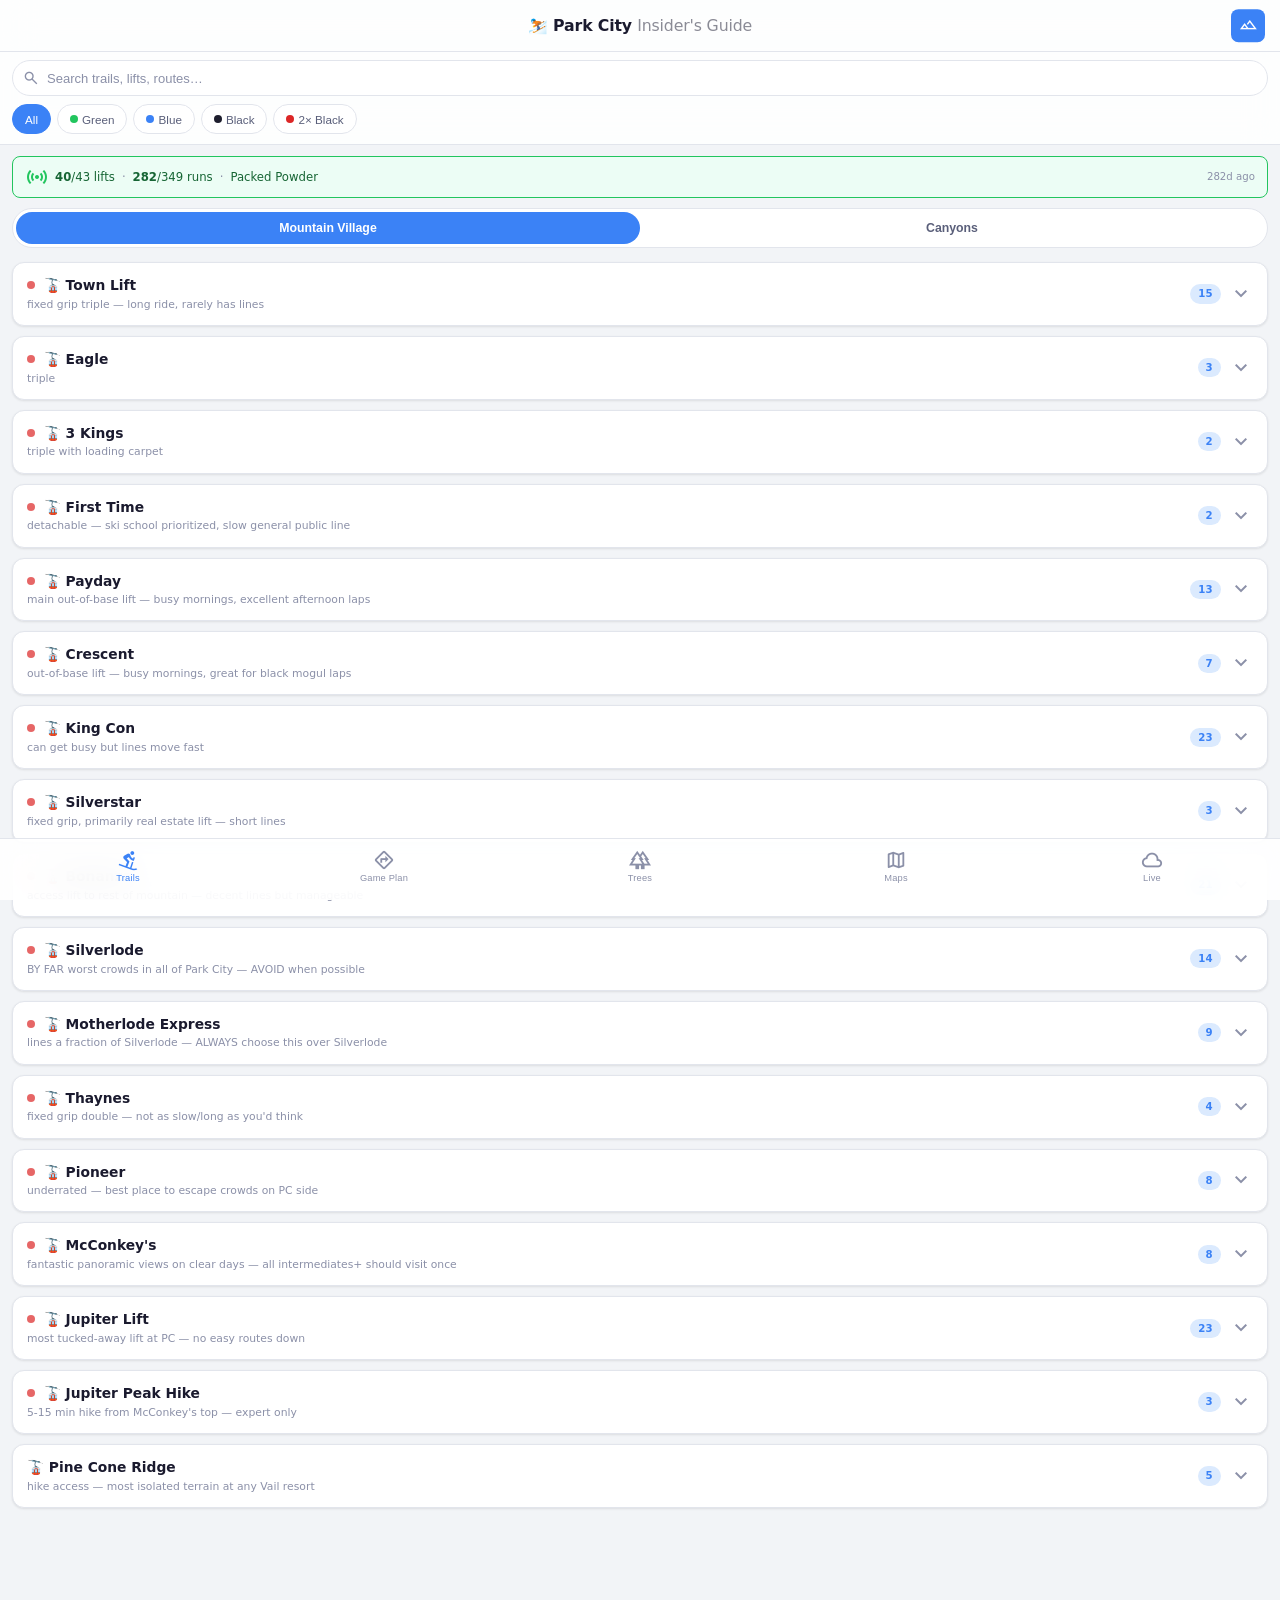
<file: docs/index.html>
<!DOCTYPE html>
<html lang="en">
<head>
  <meta charset="UTF-8">
  <meta name="viewport" content="width=device-width, initial-scale=1.0, viewport-fit=cover">
  <meta name="apple-mobile-web-app-capable" content="yes">
  <meta name="apple-mobile-web-app-status-bar-style" content="default">
  <meta name="theme-color" content="#f2f4f7" media="(prefers-color-scheme: light)">
  <meta name="theme-color" content="#0f1117" media="(prefers-color-scheme: dark)">
  <title>Park City Ski Guide</title>
  <link rel="stylesheet" href="style.css">
  <link rel="stylesheet" href="https://fonts.googleapis.com/css2?family=Material+Symbols+Outlined:opsz,wght,FILL,GRAD@20..48,100..700,0..1,-50..200&display=swap">
</head>
<body>

  <!-- Header -->
  <header class="header">
    <h1>⛷️ Park City <span>Insider's Guide</span></h1>
    <a href="trail-map.pdf" target="_blank" class="map-btn" aria-label="Open Trail Map">
      <span class="material-symbols-outlined">landscape</span>
    </a>
  </header>

  <!-- Toolbar: search + filters -->
  <div class="toolbar" id="toolbar">
    <div class="search-wrap">
      <span class="material-symbols-outlined icon-search">search</span>
      <input type="text" class="search-input" id="searchInput" placeholder="Search trails, lifts, routes…">
      <button class="search-clear" id="searchClear" aria-label="Clear search">✕</button>
    </div>
    <div class="filter-row" id="filterRow">
      <button class="filter-pill active" data-filter="all">All</button>
      <button class="filter-pill" data-filter="green"><span class="dot" style="background:#22c55e"></span> Green</button>
      <button class="filter-pill" data-filter="blue"><span class="dot" style="background:#3b82f6"></span> Blue</button>
      <button class="filter-pill" data-filter="black"><span class="dot" style="background:#1e1e2e"></span> Black</button>
      <button class="filter-pill" data-filter="double-black"><span class="dot" style="background:#dc2626"></span> 2× Black</button>
    </div>
  </div>

  <!-- Content -->
  <main class="content has-filters" id="mainContent">

    <!-- Tab: Trails -->
    <div class="tab-content active" id="tab-trails">
      <div class="side-toggle">
        <button class="side-btn active" data-side="mv">Mountain Village</button>
        <button class="side-btn" data-side="canyons">Canyons</button>
      </div>
      <div class="side-content active" id="trails-mv"></div>
      <div class="side-content" id="trails-canyons"></div>
      <div class="no-results" id="trails-empty">
        <span class="material-symbols-outlined">search_off</span>
        <p>No trails match your search</p>
      </div>
    </div>

    <!-- Tab: Routes -->
    <div class="tab-content" id="tab-routes">
      <div class="side-toggle">
        <button class="side-btn active" data-side="mv">Mountain Village</button>
        <button class="side-btn" data-side="canyons">Canyons</button>
      </div>
      <div class="side-content active" id="routes-mv"></div>
      <div class="side-content" id="routes-canyons"></div>
      <div class="no-results" id="routes-empty">
        <span class="material-symbols-outlined">search_off</span>
        <p>No routes match your search</p>
      </div>
    </div>

    <!-- Tab: Trees -->
    <div class="tab-content" id="tab-trees">
      <div id="trees-content"></div>
      <div class="no-results" id="trees-empty">
        <span class="material-symbols-outlined">search_off</span>
        <p>No tree runs match your search</p>
      </div>
    </div>

    <!-- Tab: Maps -->
    <div class="tab-content" id="tab-maps">
      <div id="maps-content"></div>
    </div>

    <!-- Tab: Conditions -->
    <div class="tab-content" id="tab-conditions">
      <div id="conditions-content">
        <div class="conditions-loading">
          <span class="material-symbols-outlined spin">progress_activity</span>
          <p>Loading conditions…</p>
        </div>
      </div>
    </div>

  </main>

  <!-- Tab Bar -->
  <nav class="tab-bar">
    <button class="tab-btn active" data-tab="trails">
      <span class="material-symbols-outlined">downhill_skiing</span>
      <span class="tab-label">Trails</span>
    </button>
    <button class="tab-btn" data-tab="routes">
      <span class="material-symbols-outlined">directions</span>
      <span class="tab-label">Game Plan</span>
    </button>
    <button class="tab-btn" data-tab="trees">
      <span class="material-symbols-outlined">forest</span>
      <span class="tab-label">Trees</span>
    </button>
    <button class="tab-btn" data-tab="maps">
      <span class="material-symbols-outlined">map</span>
      <span class="tab-label">Maps</span>
    </button>
    <button class="tab-btn" data-tab="conditions">
      <span class="material-symbols-outlined">cloud</span>
      <span class="tab-label">Live</span>
    </button>
  </nav>

  <script src="data.js"></script>
  <script src="app.js"></script>
</body>
</html>
</file>
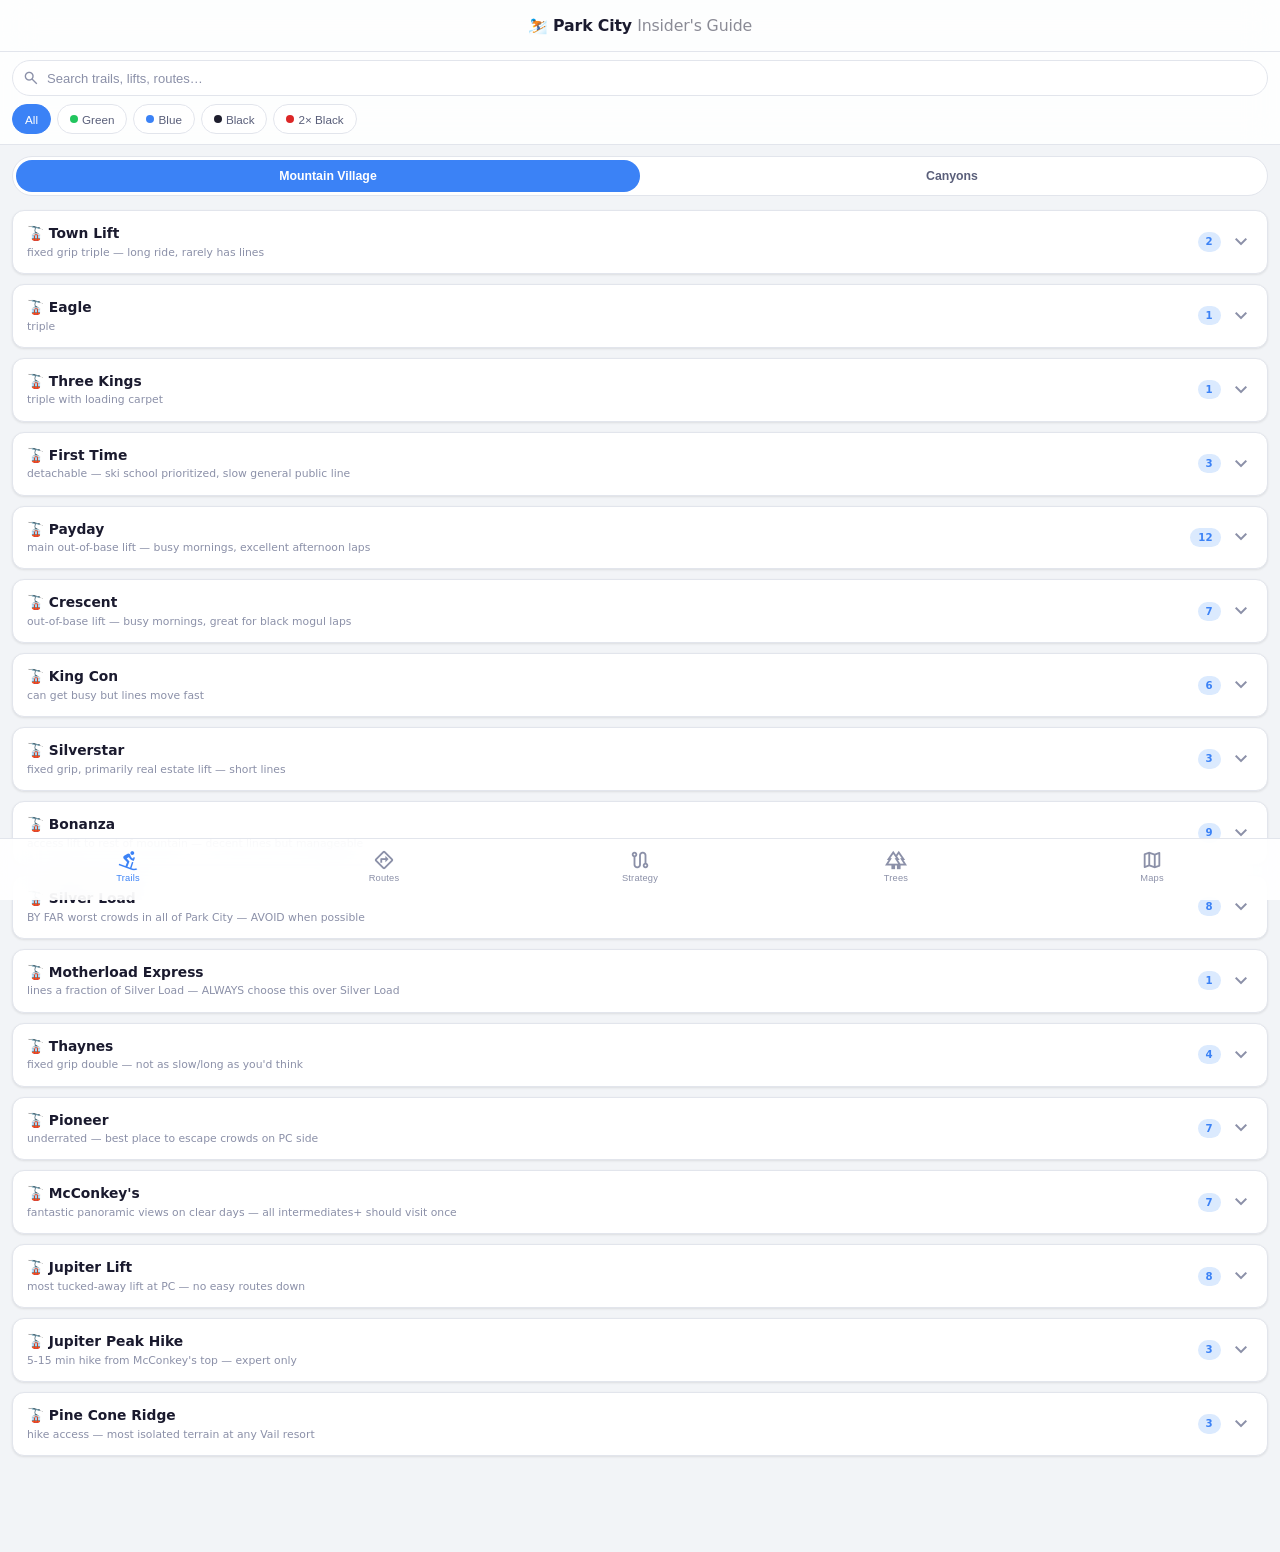
<file: site/index.html>
<!DOCTYPE html>
<html lang="en">
<head>
  <meta charset="UTF-8">
  <meta name="viewport" content="width=device-width, initial-scale=1.0, viewport-fit=cover">
  <meta name="apple-mobile-web-app-capable" content="yes">
  <meta name="apple-mobile-web-app-status-bar-style" content="default">
  <meta name="theme-color" content="#f2f4f7" media="(prefers-color-scheme: light)">
  <meta name="theme-color" content="#0f1117" media="(prefers-color-scheme: dark)">
  <title>Park City Ski Guide</title>
  <link rel="stylesheet" href="style.css">
  <link rel="stylesheet" href="https://fonts.googleapis.com/css2?family=Material+Symbols+Outlined:opsz,wght,FILL,GRAD@20..48,100..700,0..1,-50..200&display=swap">
</head>
<body>

  <!-- Header -->
  <header class="header">
    <h1>⛷️ Park City <span>Insider's Guide</span></h1>
  </header>

  <!-- Toolbar: search + filters -->
  <div class="toolbar" id="toolbar">
    <div class="search-wrap">
      <span class="material-symbols-outlined icon-search">search</span>
      <input type="text" class="search-input" id="searchInput" placeholder="Search trails, lifts, routes…">
      <button class="search-clear" id="searchClear" aria-label="Clear search">✕</button>
    </div>
    <div class="filter-row" id="filterRow">
      <button class="filter-pill active" data-filter="all">All</button>
      <button class="filter-pill" data-filter="green"><span class="dot" style="background:#22c55e"></span> Green</button>
      <button class="filter-pill" data-filter="blue"><span class="dot" style="background:#3b82f6"></span> Blue</button>
      <button class="filter-pill" data-filter="black"><span class="dot" style="background:#1e1e2e"></span> Black</button>
      <button class="filter-pill" data-filter="double-black"><span class="dot" style="background:#dc2626"></span> 2× Black</button>
    </div>
  </div>

  <!-- Content -->
  <main class="content has-filters" id="mainContent">

    <!-- Tab: Trails -->
    <div class="tab-content active" id="tab-trails">
      <div class="side-toggle">
        <button class="side-btn active" data-side="mv">Mountain Village</button>
        <button class="side-btn" data-side="canyons">Canyons</button>
      </div>
      <div class="side-content active" id="trails-mv"></div>
      <div class="side-content" id="trails-canyons"></div>
      <div class="no-results" id="trails-empty">
        <span class="material-symbols-outlined">search_off</span>
        <p>No trails match your search</p>
      </div>
    </div>

    <!-- Tab: Routes -->
    <div class="tab-content" id="tab-routes">
      <div class="side-toggle">
        <button class="side-btn active" data-side="mv">Mountain Village</button>
        <button class="side-btn" data-side="canyons">Canyons</button>
      </div>
      <div class="side-content active" id="routes-mv"></div>
      <div class="side-content" id="routes-canyons"></div>
      <div class="no-results" id="routes-empty">
        <span class="material-symbols-outlined">search_off</span>
        <p>No routes match your search</p>
      </div>
    </div>

    <!-- Tab: Strategy -->
    <div class="tab-content" id="tab-strategy">
      <div class="side-toggle">
        <button class="side-btn active" data-side="mv">Mountain Village</button>
        <button class="side-btn" data-side="canyons">Canyons</button>
      </div>
      <div class="side-content active" id="strategy-mv"></div>
      <div class="side-content" id="strategy-canyons"></div>
    </div>

    <!-- Tab: Trees -->
    <div class="tab-content" id="tab-trees">
      <div id="trees-content"></div>
      <div class="no-results" id="trees-empty">
        <span class="material-symbols-outlined">search_off</span>
        <p>No tree runs match your search</p>
      </div>
    </div>

    <!-- Tab: Maps -->
    <div class="tab-content" id="tab-maps">
      <div id="maps-content"></div>
    </div>

  </main>

  <!-- Tab Bar -->
  <nav class="tab-bar">
    <button class="tab-btn active" data-tab="trails">
      <span class="material-symbols-outlined">downhill_skiing</span>
      <span class="tab-label">Trails</span>
    </button>
    <button class="tab-btn" data-tab="routes">
      <span class="material-symbols-outlined">directions</span>
      <span class="tab-label">Routes</span>
    </button>
    <button class="tab-btn" data-tab="strategy">
      <span class="material-symbols-outlined">route</span>
      <span class="tab-label">Strategy</span>
    </button>
    <button class="tab-btn" data-tab="trees">
      <span class="material-symbols-outlined">forest</span>
      <span class="tab-label">Trees</span>
    </button>
    <button class="tab-btn" data-tab="maps">
      <span class="material-symbols-outlined">map</span>
      <span class="tab-label">Maps</span>
    </button>
  </nav>

  <script src="data.js"></script>
  <script src="app.js"></script>
</body>
</html>
</file>
<file: docs/style.css>
/* ============================================================
   Park City Ski Guide — Design System & Styles
   Mobile-first, system-aware dark/light mode
   ============================================================ */

/* --- Trail Map Button --- */
.map-btn {
  position: absolute;
  right: 1rem;
  top: 50%;
  transform: translateY(-50%);
  display: flex;
  align-items: center;
  justify-content: center;
  width: 2.25rem;
  height: 2.25rem;
  border-radius: 0.5rem;
  background: var(--accent);
  color: #fff;
  text-decoration: none;
  transition: background 0.15s;
}
.map-btn:hover { background: #2563eb; }
.map-btn .material-symbols-outlined { font-size: 1.25rem; }

/* --- CSS Custom Properties --- */
:root {
  /* Light mode (default) */
  --bg: #f2f4f7;
  --bg-card: #ffffff;
  --bg-card-hover: #f8f9fb;
  --bg-header: rgba(255,255,255,0.85);
  --bg-tab: rgba(255,255,255,0.88);
  --text: #1a1a2e;
  --text-secondary: #5a5f7a;
  --text-muted: #8b90a8;
  --border: #e2e5ec;
  --border-light: #eef0f4;
  --accent: #3b82f6;
  --accent-light: #dbeafe;

  /* Difficulty colors */
  --green: #22c55e;
  --green-bg: #dcfce7;
  --green-text: #15803d;
  --blue: #3b82f6;
  --blue-bg: #dbeafe;
  --blue-text: #1d4ed8;
  --black-d: #1e1e2e;
  --black-bg: #e5e5e5;
  --black-text: #1a1a1a;
  --dblack: #dc2626;
  --dblack-bg: #fee2e2;
  --dblack-text: #991b1b;

  /* Status colors */
  --warning-bg: #fff7ed;
  --warning-border: #f59e0b;
  --warning-text: #92400e;
  --success-bg: #ecfdf5;
  --success-border: #22c55e;
  --success-text: #166534;
  --danger-bg: #fef2f2;
  --danger-border: #ef4444;
  --danger-text: #991b1b;

  /* Map node colors */
  --node-recommended: #22c55e;
  --node-avoid: #ef4444;
  --node-expert: #f59e0b;
  --node-standard: #3b82f6;
  --node-cross: #a855f7;

  /* Layout */
  --radius: 12px;
  --radius-sm: 8px;
  --radius-pill: 100px;
  --shadow: 0 1px 3px rgba(0,0,0,0.06), 0 1px 2px rgba(0,0,0,0.04);
  --shadow-lg: 0 4px 12px rgba(0,0,0,0.08);
  --tab-height: 62px;
  --header-height: 52px;
  --toolbar-height: 48px;
  --safe-bottom: env(safe-area-inset-bottom, 0px);
}

@media (prefers-color-scheme: dark) {
  :root {
    --bg: #0f1117;
    --bg-card: #1a1d28;
    --bg-card-hover: #22263a;
    --bg-header: rgba(15,17,23,0.88);
    --bg-tab: rgba(15,17,23,0.92);
    --text: #e8eaf0;
    --text-secondary: #a0a4b8;
    --text-muted: #6b7094;
    --border: #2a2d3e;
    --border-light: #1f2233;
    --accent: #60a5fa;
    --accent-light: #1e3a5f;
    --shadow: 0 1px 3px rgba(0,0,0,0.3);
    --shadow-lg: 0 4px 12px rgba(0,0,0,0.4);

    --green-bg: #14532d;
    --green-text: #86efac;
    --blue-bg: #1e3a5f;
    --blue-text: #93c5fd;
    --black-bg: #374151;
    --black-text: #d1d5db;
    --dblack-bg: #450a0a;
    --dblack-text: #fca5a5;

    --warning-bg: #451a03;
    --warning-text: #fbbf24;
    --success-bg: #052e16;
    --success-text: #86efac;
    --danger-bg: #450a0a;
    --danger-text: #fca5a5;
  }
}

/* --- Reset & Base --- */
*, *::before, *::after { box-sizing: border-box; margin: 0; padding: 0; }

html {
  font-size: 15px;
  -webkit-text-size-adjust: 100%;
  -webkit-tap-highlight-color: transparent;
}

body {
  font-family: -apple-system, BlinkMacSystemFont, 'SF Pro Text', 'Segoe UI', system-ui, sans-serif;
  background: var(--bg);
  color: var(--text);
  line-height: 1.5;
  overflow-x: hidden;
  padding-bottom: calc(var(--tab-height) + var(--safe-bottom));
}

/* --- Header --- */
.header {
  position: fixed;
  top: 0;
  left: 0;
  right: 0;
  height: var(--header-height);
  background: var(--bg-header);
  backdrop-filter: blur(16px);
  -webkit-backdrop-filter: blur(16px);
  border-bottom: 1px solid var(--border);
  display: flex;
  align-items: center;
  justify-content: center;
  z-index: 100;
  padding: 0 16px;
}

.header h1 {
  font-size: 1.05rem;
  font-weight: 700;
  letter-spacing: -0.01em;
}

.header h1 span { opacity: 0.5; font-weight: 400; }

/* --- Toolbar (search + filters) --- */
.toolbar {
  position: fixed;
  top: var(--header-height);
  left: 0;
  right: 0;
  background: var(--bg-header);
  backdrop-filter: blur(16px);
  -webkit-backdrop-filter: blur(16px);
  border-bottom: 1px solid var(--border);
  z-index: 99;
  padding: 8px 12px;
  display: flex;
  flex-direction: column;
  gap: 8px;
}

/* Search */
.search-wrap {
  position: relative;
}

.search-wrap .icon-search {
  position: absolute;
  left: 10px;
  top: 50%;
  transform: translateY(-50%);
  font-size: 18px;
  color: var(--text-muted);
  pointer-events: none;
}

.search-input {
  width: 100%;
  height: 36px;
  border: 1px solid var(--border);
  border-radius: var(--radius-pill);
  background: var(--bg-card);
  color: var(--text);
  padding: 0 36px 0 34px;
  font-size: 0.87rem;
  outline: none;
  transition: border-color 0.2s;
}

.search-input:focus { border-color: var(--accent); }
.search-input::placeholder { color: var(--text-muted); }

.search-clear {
  position: absolute;
  right: 6px;
  top: 50%;
  transform: translateY(-50%);
  width: 24px;
  height: 24px;
  border: none;
  background: var(--border);
  border-radius: 50%;
  color: var(--text-secondary);
  font-size: 14px;
  cursor: pointer;
  display: none;
  align-items: center;
  justify-content: center;
  line-height: 1;
}

.search-input:not(:placeholder-shown) + .search-clear { display: flex; }

/* Difficulty filter pills */
.filter-row {
  display: flex;
  gap: 6px;
  overflow-x: auto;
  -webkit-overflow-scrolling: touch;
  scrollbar-width: none;
  padding-bottom: 2px;
}

.filter-row::-webkit-scrollbar { display: none; }

.filter-row.hidden { display: none; }

.filter-pill {
  flex-shrink: 0;
  height: 30px;
  padding: 0 12px;
  border-radius: var(--radius-pill);
  border: 1px solid var(--border);
  background: var(--bg-card);
  color: var(--text-secondary);
  font-size: 0.78rem;
  font-weight: 500;
  cursor: pointer;
  transition: all 0.15s;
  display: flex;
  align-items: center;
  gap: 4px;
  white-space: nowrap;
}

.filter-pill.active {
  background: var(--accent);
  color: #fff;
  border-color: var(--accent);
}

.filter-pill .dot {
  width: 8px;
  height: 8px;
  border-radius: 50%;
  flex-shrink: 0;
}

/* --- Content Area --- */
.content {
  margin-top: calc(var(--header-height) + var(--toolbar-height) + 10px);
  padding: 8px 12px 24px;
}

.content.has-filters {
  margin-top: calc(var(--header-height) + var(--toolbar-height) + 48px);
}

.tab-content { display: none; }
.tab-content.active { display: block; }

/* --- Side Toggle (MV / Canyons) --- */
.side-toggle {
  display: flex;
  background: var(--bg-card);
  border: 1px solid var(--border);
  border-radius: var(--radius-pill);
  padding: 3px;
  margin-bottom: 14px;
}

.side-btn {
  flex: 1;
  height: 32px;
  border: none;
  border-radius: var(--radius-pill);
  background: transparent;
  color: var(--text-secondary);
  font-size: 0.82rem;
  font-weight: 600;
  cursor: pointer;
  transition: all 0.2s;
}

.side-btn.active {
  background: var(--accent);
  color: #fff;
}

.side-content { display: none; }
.side-content.active { display: block; }

/* --- Accordion --- */
.accordion {
  background: var(--bg-card);
  border: 1px solid var(--border);
  border-radius: var(--radius);
  margin-bottom: 10px;
  overflow: hidden;
  box-shadow: var(--shadow);
}

.accordion.hidden { display: none; }

.accordion-header {
  display: flex;
  align-items: center;
  justify-content: space-between;
  padding: 12px 14px;
  cursor: pointer;
  user-select: none;
  -webkit-user-select: none;
  transition: background 0.15s;
  gap: 8px;
}

.accordion-header:active { background: var(--bg-card-hover); }

.accordion-title {
  font-size: 0.92rem;
  font-weight: 650;
  flex: 1;
  min-width: 0;
}

.accordion-subtitle {
  font-size: 0.72rem;
  color: var(--text-muted);
  font-weight: 400;
  display: block;
  margin-top: 1px;
}

.accordion-badge {
  font-size: 0.68rem;
  font-weight: 600;
  padding: 2px 8px;
  border-radius: var(--radius-pill);
  flex-shrink: 0;
  text-transform: uppercase;
  letter-spacing: 0.03em;
}

.accordion-chevron {
  font-size: 18px;
  color: var(--text-muted);
  transition: transform 0.25s ease;
  flex-shrink: 0;
}

.accordion.open .accordion-chevron { transform: rotate(180deg); }

.accordion-body {
  max-height: 0;
  overflow: hidden;
  transition: max-height 0.3s ease;
}

.accordion.open .accordion-body {
  max-height: 3000px;
}

.accordion-inner {
  padding: 0 14px 14px;
}

/* --- Trail Item --- */
.trail-item {
  display: flex;
  align-items: flex-start;
  gap: 10px;
  padding: 9px 0;
  border-bottom: 1px solid var(--border-light);
}

.trail-item:last-child { border-bottom: none; }
.trail-item.hidden { display: none; }
.trail-item.supplemental { opacity: 0.8; }
.trail-item.supplemental .trail-name { font-weight: 500; }

.trail-badge {
  flex-shrink: 0;
  width: 26px;
  height: 18px;
  border-radius: 4px;
  display: flex;
  align-items: center;
  justify-content: center;
  font-size: 0.6rem;
  font-weight: 700;
  margin-top: 2px;
  color: #fff;
}

.trail-badge.green { background: var(--green); }
.trail-badge.blue { background: var(--blue); }
.trail-badge.black { background: var(--black-d); }
.trail-badge.double-black { background: var(--dblack); }
.trail-badge.varies { background: var(--text-muted); }
.trail-badge.info { background: var(--accent); }

.trail-info { flex: 1; min-width: 0; }

.trail-name {
  font-size: 0.85rem;
  font-weight: 600;
}

.trail-desc {
  font-size: 0.78rem;
  color: var(--text-secondary);
  margin-top: 1px;
  line-height: 1.4;
}

/* --- Warning Callout --- */
.warning-callout {
  background: var(--warning-bg);
  border-left: 3px solid var(--warning-border);
  border-radius: 0 var(--radius-sm) var(--radius-sm) 0;
  padding: 8px 10px;
  margin-top: 6px;
  font-size: 0.76rem;
  color: var(--warning-text);
  line-height: 1.45;
}

.warning-callout::before { content: "⚠️ "; }

.warning-block {
  background: var(--warning-bg);
  border-left: 3px solid var(--warning-border);
  border-radius: 0 var(--radius-sm) var(--radius-sm) 0;
  padding: 10px 12px;
  margin-bottom: 8px;
  font-size: 0.8rem;
  color: var(--warning-text);
  line-height: 1.45;
}

.warning-block::before { content: "⚠️ "; }

.success-callout {
  background: var(--success-bg);
  border-left: 3px solid var(--success-border);
  border-radius: 0 var(--radius-sm) var(--radius-sm) 0;
  padding: 8px 10px;
  margin-top: 6px;
  font-size: 0.76rem;
  color: var(--success-text);
  line-height: 1.45;
}

.success-callout::before { content: "✅ "; }

/* --- Route Steps (Turn-by-Turn) --- */
.route-steps { list-style: none; }

.route-step {
  display: flex;
  gap: 10px;
  padding: 10px 0;
  border-bottom: 1px solid var(--border-light);
  align-items: flex-start;
}

.route-step:last-child { border-bottom: none; }

.step-icon {
  flex-shrink: 0;
  width: 32px;
  height: 32px;
  border-radius: 50%;
  background: var(--accent-light);
  display: flex;
  align-items: center;
  justify-content: center;
  font-size: 14px;
}

.step-icon.warning-step { background: var(--warning-bg); }
.step-icon.success-step { background: var(--success-bg); }
.step-icon.danger-step { background: var(--danger-bg); }

.step-body { flex: 1; min-width: 0; }

.step-instruction {
  font-size: 0.85rem;
  font-weight: 600;
  line-height: 1.35;
}

.step-detail {
  font-size: 0.78rem;
  color: var(--text-secondary);
  margin-top: 2px;
  line-height: 1.4;
}

.step-connector {
  width: 2px;
  height: 8px;
  background: var(--border);
  margin-left: 15px;
}

/* --- Strategy Section --- */
.strategy-route-divider {
  border-top: 1px solid var(--border);
  margin: 16px 0 12px;
}

.strategy-accordion .accordion-header {
  opacity: 0.88;
}

.strategy-item {
  background: var(--bg-card);
  border: 1px solid var(--border);
  border-radius: var(--radius-sm);
  padding: 10px 12px;
  margin-bottom: 6px;
  font-size: 0.82rem;
  line-height: 1.5;
  color: var(--text);
  box-shadow: var(--shadow);
}

.strategy-item.tip { border-left: 3px solid var(--green); }

/* --- Tree Run Card --- */
.tree-card {
  background: var(--bg-card);
  border: 1px solid var(--border);
  border-radius: var(--radius);
  padding: 12px 14px;
  margin-bottom: 8px;
  box-shadow: var(--shadow);
}

.tree-card.hidden { display: none; }

.tree-card-header {
  display: flex;
  align-items: center;
  gap: 8px;
  margin-bottom: 4px;
  flex-wrap: wrap;
}

.tree-card-name {
  font-size: 0.88rem;
  font-weight: 650;
}

.tree-card-lift {
  font-size: 0.7rem;
  font-weight: 500;
  padding: 2px 8px;
  border-radius: var(--radius-pill);
  background: var(--accent-light);
  color: var(--accent);
  flex-shrink: 0;
}

.tree-card-notes {
  font-size: 0.78rem;
  color: var(--text-secondary);
  line-height: 1.4;
}

.tree-section-title {
  font-size: 0.78rem;
  font-weight: 700;
  text-transform: uppercase;
  letter-spacing: 0.05em;
  color: var(--text-muted);
  margin: 16px 0 8px;
  padding-left: 2px;
}

.tree-section-title:first-child { margin-top: 0; }

/* --- Lift Flow Map (CSS Node Trees) --- */
.map-section {
  margin-bottom: 24px;
}

.map-title {
  font-size: 0.95rem;
  font-weight: 700;
  margin-bottom: 4px;
}

.map-legend {
  display: flex;
  flex-wrap: wrap;
  gap: 8px;
  margin-bottom: 14px;
}

.legend-item {
  display: flex;
  align-items: center;
  gap: 4px;
  font-size: 0.7rem;
  color: var(--text-muted);
}

.legend-dot {
  width: 10px;
  height: 10px;
  border-radius: 50%;
  flex-shrink: 0;
}

/* Flow nodes */
.flow-zone {
  margin-bottom: 12px;
}

.flow-zone-label {
  font-size: 0.68rem;
  font-weight: 700;
  text-transform: uppercase;
  letter-spacing: 0.06em;
  color: var(--text-muted);
  margin-bottom: 6px;
  padding-left: 4px;
}

.flow-nodes {
  display: flex;
  flex-wrap: wrap;
  gap: 6px;
  position: relative;
}

.flow-node {
  background: var(--bg-card);
  border: 2px solid var(--border);
  border-radius: var(--radius-sm);
  padding: 8px 11px;
  cursor: pointer;
  transition: all 0.15s;
  flex: 1;
  min-width: 140px;
  max-width: calc(50% - 3px);
  box-shadow: var(--shadow);
}

.flow-node:active { transform: scale(0.97); }

.flow-node.recommended { border-color: var(--node-recommended); }
.flow-node.avoid { border-color: var(--node-avoid); }
.flow-node.expert { border-color: var(--node-expert); }
.flow-node.standard { border-color: var(--node-standard); }
.flow-node.cross-mountain { border-color: var(--node-cross); }

.flow-node .node-indicator {
  width: 8px;
  height: 8px;
  border-radius: 50%;
  display: inline-block;
  margin-right: 4px;
  vertical-align: middle;
}

.flow-node.recommended .node-indicator { background: var(--node-recommended); }
.flow-node.avoid .node-indicator { background: var(--node-avoid); }
.flow-node.expert .node-indicator { background: var(--node-expert); }
.flow-node.standard .node-indicator { background: var(--node-standard); }
.flow-node.cross-mountain .node-indicator { background: var(--node-cross); }

.flow-node-name {
  font-size: 0.8rem;
  font-weight: 650;
}

.flow-node-info {
  font-size: 0.7rem;
  color: var(--text-secondary);
  margin-top: 2px;
}

.flow-node-tip {
  font-size: 0.72rem;
  color: var(--text-secondary);
  margin-top: 4px;
  padding-top: 4px;
  border-top: 1px solid var(--border-light);
  display: none;
}

.flow-node.expanded .flow-node-tip { display: block; }

/* Connection arrows between zones */
.flow-connector {
  display: flex;
  align-items: center;
  justify-content: center;
  padding: 4px 0;
  color: var(--text-muted);
  font-size: 16px;
}

/* Cross-mountain route cards */
.cross-route {
  background: var(--bg-card);
  border: 1px solid var(--border);
  border-radius: var(--radius-sm);
  padding: 10px 12px;
  margin-bottom: 6px;
  box-shadow: var(--shadow);
}

.cross-route.recommended { border-left: 3px solid var(--node-recommended); }
.cross-route.expert { border-left: 3px solid var(--node-expert); }
.cross-route.standard { border-left: 3px solid var(--node-standard); }

.cross-route-name {
  font-size: 0.84rem;
  font-weight: 650;
  margin-bottom: 2px;
}

.cross-route-steps {
  font-size: 0.78rem;
  color: var(--text-secondary);
  line-height: 1.45;
}

/* --- Tab Bar --- */
.tab-bar {
  position: fixed;
  bottom: 0;
  left: 0;
  right: 0;
  height: calc(var(--tab-height) + var(--safe-bottom));
  background: var(--bg-tab);
  backdrop-filter: blur(16px);
  -webkit-backdrop-filter: blur(16px);
  border-top: 1px solid var(--border);
  display: flex;
  align-items: flex-start;
  justify-content: space-around;
  padding-top: 6px;
  padding-bottom: var(--safe-bottom);
  z-index: 100;
}

.tab-btn {
  display: flex;
  flex-direction: column;
  align-items: center;
  gap: 2px;
  padding: 4px 0;
  border: none;
  background: none;
  color: var(--text-muted);
  cursor: pointer;
  transition: color 0.15s;
  min-width: 56px;
  -webkit-tap-highlight-color: transparent;
}

.tab-btn.active { color: var(--accent); }

.tab-btn .material-symbols-outlined {
  font-size: 22px;
  font-variation-settings: 'FILL' 0, 'wght' 400, 'GRAD' 0, 'opsz' 24;
}

.tab-btn.active .material-symbols-outlined {
  font-variation-settings: 'FILL' 1, 'wght' 500, 'GRAD' 0, 'opsz' 24;
}

.tab-label {
  font-size: 0.62rem;
  font-weight: 500;
  letter-spacing: 0.02em;
}

/* --- Utility --- */
.empty-state {
  text-align: center;
  padding: 40px 20px;
  color: var(--text-muted);
  font-size: 0.88rem;
}

.empty-state .material-symbols-outlined {
  font-size: 40px;
  display: block;
  margin-bottom: 8px;
}

.lift-warning {
  background: var(--danger-bg);
  border: 1px solid var(--danger-border);
  border-radius: var(--radius-sm);
  padding: 8px 10px;
  margin-bottom: 10px;
  font-size: 0.78rem;
  color: var(--danger-text);
  line-height: 1.4;
}

.lift-warning::before { content: "⚠️ "; }

.section-divider {
  height: 1px;
  background: var(--border);
  margin: 20px 0;
}

/* No results */
.no-results {
  display: none;
  text-align: center;
  padding: 32px 20px;
  color: var(--text-muted);
}

.no-results.visible { display: block; }

/* --- Live Status Banner & Dots --- */

.live-banner {
  display: flex;
  align-items: center;
  gap: 6px;
  padding: 8px 12px;
  margin-bottom: 10px;
  background: var(--success-bg);
  border: 1px solid var(--success-border);
  border-radius: var(--radius-sm);
  font-size: 0.78rem;
  color: var(--success-text);
  flex-wrap: wrap;
  line-height: 1.4;
}
.banner-icon {
  font-size: 0.95rem;
  color: var(--green);
}
.banner-stat {
  white-space: nowrap;
}
.banner-stat strong {
  font-weight: 700;
}
.banner-sep {
  color: var(--text-muted);
  margin: 0 1px;
}
.banner-time {
  font-size: 0.68rem;
  color: var(--text-muted);
  margin-left: auto;
}

/* Lift status dot — prepended to accordion titles, tree card headers, map nodes */
.live-dot {
  display: inline-block;
  width: 8px;
  height: 8px;
  border-radius: 50%;
  flex-shrink: 0;
  margin-right: 6px;
  vertical-align: middle;
}
.live-dot.open {
  background: var(--green);
  box-shadow: 0 0 4px var(--green);
}
.live-dot.closed {
  background: var(--dblack);
  opacity: 0.7;
}

/* When live dot is inside accordion title, shift the emoji */
.accordion-title .live-dot {
  margin-right: 4px;
  position: relative;
  top: -1px;
}

/* When live dot is inside tree card header */
.tree-card-header .live-dot {
  margin-right: 6px;
}

/* When live dot is inside map flow node */
.flow-node-name .live-dot {
  margin-right: 4px;
}

/* Trail open/closed badge — inline with trail name */
.trail-status {
  display: inline-block;
  font-size: 0.6rem;
  font-weight: 700;
  text-transform: uppercase;
  letter-spacing: 0.03em;
  padding: 1px 6px;
  border-radius: var(--radius-pill);
  margin-left: 6px;
  vertical-align: middle;
  position: relative;
  top: -1px;
}
.trail-status.open {
  background: var(--green-bg);
  color: var(--green-text);
}
.trail-status.closed {
  background: var(--danger-bg);
  color: var(--danger-text);
}

/* --- Conditions Tab --- */

/* Loading & empty states */
.conditions-loading,
.conditions-empty {
  display: flex;
  flex-direction: column;
  align-items: center;
  justify-content: center;
  padding: 3rem 1rem;
  text-align: center;
  color: var(--text-muted);
  gap: 0.5rem;
}
.conditions-loading .material-symbols-outlined,
.conditions-empty .material-symbols-outlined {
  font-size: 2.5rem;
  color: var(--accent);
}
.conditions-sub {
  font-size: 0.78rem;
  color: var(--text-muted);
}
@keyframes spin { to { transform: rotate(360deg); } }
.spin { animation: spin 1.2s linear infinite; }

/* Updated timestamp */
.conditions-updated {
  display: flex;
  align-items: center;
  gap: 4px;
  font-size: 0.75rem;
  color: var(--text-muted);
  padding: 4px 0 8px;
}

/* Section & label */
.conditions-section {
  margin-bottom: 16px;
}
.conditions-label {
  font-size: 0.72rem;
  font-weight: 700;
  text-transform: uppercase;
  letter-spacing: 0.06em;
  color: var(--text-muted);
  margin-bottom: 8px;
  padding-left: 2px;
}

/* Stat card grid */
.conditions-grid {
  display: grid;
  grid-template-columns: repeat(auto-fill, minmax(110px, 1fr));
  gap: 8px;
}
.cond-card {
  display: flex;
  flex-direction: column;
  align-items: center;
  justify-content: center;
  background: var(--bg-card);
  border: 1px solid var(--border);
  border-radius: var(--radius-sm);
  padding: 12px 8px;
  box-shadow: var(--shadow);
  gap: 4px;
  text-align: center;
}
.cond-icon {
  font-size: 1.4rem;
  color: var(--accent);
}
.cond-value {
  font-size: 1.1rem;
  font-weight: 700;
  color: var(--text);
  line-height: 1.2;
}
.cond-label {
  font-size: 0.7rem;
  font-weight: 600;
  text-transform: uppercase;
  letter-spacing: 0.04em;
  color: var(--text-muted);
}

/* Forecast list (daily) */
.forecast-list {
  display: grid;
  grid-template-columns: repeat(auto-fill, minmax(90px, 1fr));
  gap: 8px;
}
.forecast-day {
  display: flex;
  flex-direction: column;
  align-items: center;
  background: var(--bg-card);
  border: 1px solid var(--border);
  border-radius: var(--radius-sm);
  padding: 10px 6px;
  box-shadow: var(--shadow);
  gap: 2px;
  text-align: center;
}
.forecast-day-name {
  font-size: 0.72rem;
  font-weight: 700;
  text-transform: uppercase;
  color: var(--text-muted);
}
.forecast-icon {
  font-size: 1.5rem;
  color: var(--accent);
  margin: 2px 0;
}
.forecast-desc {
  font-size: 0.68rem;
  color: var(--text-secondary);
  line-height: 1.3;
  min-height: 1.6em;
}
.forecast-temps {
  display: flex;
  gap: 6px;
  font-size: 0.85rem;
  font-weight: 600;
}
.temp-hi { color: var(--text); }
.temp-lo { color: var(--text-muted); }
.forecast-snow {
  font-size: 0.72rem;
  font-weight: 700;
  color: var(--accent);
  margin-top: 2px;
}

/* Hourly forecast scroll */
.hourly-scroll {
  overflow-x: auto;
  -webkit-overflow-scrolling: touch;
  margin: 0 -4px;
  padding: 0 4px 4px;
}
.hourly-list {
  display: flex;
  gap: 6px;
  min-width: max-content;
}
.hourly-item {
  display: flex;
  flex-direction: column;
  align-items: center;
  background: var(--bg-card);
  border: 1px solid var(--border);
  border-radius: var(--radius-sm);
  padding: 8px 10px;
  box-shadow: var(--shadow);
  gap: 2px;
  min-width: 60px;
}
.hourly-time {
  font-size: 0.68rem;
  font-weight: 700;
  text-transform: uppercase;
  color: var(--text-muted);
}
.hourly-icon {
  font-size: 1.2rem;
  color: var(--accent);
}
.hourly-temp {
  font-size: 0.9rem;
  font-weight: 700;
  color: var(--text);
}
.hourly-wind {
  font-size: 0.65rem;
  color: var(--text-muted);
}
.hourly-wind small {
  font-size: 0.55rem;
  margin-left: 1px;
}

/* Individual lift status */
.lift-status-row {
  display: flex;
  align-items: center;
  gap: 8px;
  padding: 8px 12px;
  background: var(--bg-card);
  border: 1px solid var(--border);
  border-radius: var(--radius-sm);
  margin-bottom: 4px;
  box-shadow: var(--shadow);
}
.lift-dot {
  width: 8px;
  height: 8px;
  border-radius: 50%;
  flex-shrink: 0;
}
.lift-dot.open { background: var(--green); }
.lift-dot.closed { background: var(--dblack); }
.lift-status-name {
  flex: 1;
  font-size: 0.82rem;
  font-weight: 600;
  color: var(--text);
}
.lift-status-badge {
  font-size: 0.68rem;
  font-weight: 700;
  text-transform: uppercase;
  padding: 2px 8px;
  border-radius: var(--radius-pill);
}
.lift-status-badge.open {
  background: var(--green-bg);
  color: var(--green-text);
}
.lift-status-badge.closed {
  background: var(--danger-bg);
  color: var(--danger-text);
}

/* Official report links */
.conditions-link {
  display: flex;
  align-items: center;
  gap: 8px;
  padding: 10px 14px;
  background: var(--bg-card);
  border: 1px solid var(--border);
  border-radius: var(--radius-sm);
  box-shadow: var(--shadow);
  color: var(--accent);
  text-decoration: none;
  font-size: 0.82rem;
  font-weight: 600;
  margin-bottom: 6px;
  transition: background 0.15s;
}
.conditions-link:hover {
  background: var(--bg-card-hover);
}
.conditions-link .material-symbols-outlined {
  font-size: 1rem;
}

/* --- Scrollbar --- */
::-webkit-scrollbar { width: 4px; }
::-webkit-scrollbar-track { background: transparent; }
::-webkit-scrollbar-thumb { background: var(--border); border-radius: 4px; }

/* --- Animations --- */
@keyframes fadeIn {
  from { opacity: 0; transform: translateY(4px); }
  to { opacity: 1; transform: translateY(0); }
}

.tab-content.active { animation: fadeIn 0.2s ease; }
</file>
<file: site/style.css>
/* ============================================================
   Park City Ski Guide — Design System & Styles
   Mobile-first, system-aware dark/light mode
   ============================================================ */

/* --- CSS Custom Properties --- */
:root {
  /* Light mode (default) */
  --bg: #f2f4f7;
  --bg-card: #ffffff;
  --bg-card-hover: #f8f9fb;
  --bg-header: rgba(255,255,255,0.85);
  --bg-tab: rgba(255,255,255,0.88);
  --text: #1a1a2e;
  --text-secondary: #5a5f7a;
  --text-muted: #8b90a8;
  --border: #e2e5ec;
  --border-light: #eef0f4;
  --accent: #3b82f6;
  --accent-light: #dbeafe;

  /* Difficulty colors */
  --green: #22c55e;
  --green-bg: #dcfce7;
  --green-text: #15803d;
  --blue: #3b82f6;
  --blue-bg: #dbeafe;
  --blue-text: #1d4ed8;
  --black-d: #1e1e2e;
  --black-bg: #e5e5e5;
  --black-text: #1a1a1a;
  --dblack: #dc2626;
  --dblack-bg: #fee2e2;
  --dblack-text: #991b1b;

  /* Status colors */
  --warning-bg: #fff7ed;
  --warning-border: #f59e0b;
  --warning-text: #92400e;
  --success-bg: #ecfdf5;
  --success-border: #22c55e;
  --success-text: #166534;
  --danger-bg: #fef2f2;
  --danger-border: #ef4444;
  --danger-text: #991b1b;

  /* Map node colors */
  --node-recommended: #22c55e;
  --node-avoid: #ef4444;
  --node-expert: #f59e0b;
  --node-standard: #3b82f6;
  --node-cross: #a855f7;

  /* Layout */
  --radius: 12px;
  --radius-sm: 8px;
  --radius-pill: 100px;
  --shadow: 0 1px 3px rgba(0,0,0,0.06), 0 1px 2px rgba(0,0,0,0.04);
  --shadow-lg: 0 4px 12px rgba(0,0,0,0.08);
  --tab-height: 62px;
  --header-height: 52px;
  --toolbar-height: 48px;
  --safe-bottom: env(safe-area-inset-bottom, 0px);
}

@media (prefers-color-scheme: dark) {
  :root {
    --bg: #0f1117;
    --bg-card: #1a1d28;
    --bg-card-hover: #22263a;
    --bg-header: rgba(15,17,23,0.88);
    --bg-tab: rgba(15,17,23,0.92);
    --text: #e8eaf0;
    --text-secondary: #a0a4b8;
    --text-muted: #6b7094;
    --border: #2a2d3e;
    --border-light: #1f2233;
    --accent: #60a5fa;
    --accent-light: #1e3a5f;
    --shadow: 0 1px 3px rgba(0,0,0,0.3);
    --shadow-lg: 0 4px 12px rgba(0,0,0,0.4);

    --green-bg: #14532d;
    --green-text: #86efac;
    --blue-bg: #1e3a5f;
    --blue-text: #93c5fd;
    --black-bg: #374151;
    --black-text: #d1d5db;
    --dblack-bg: #450a0a;
    --dblack-text: #fca5a5;

    --warning-bg: #451a03;
    --warning-text: #fbbf24;
    --success-bg: #052e16;
    --success-text: #86efac;
    --danger-bg: #450a0a;
    --danger-text: #fca5a5;
  }
}

/* --- Reset & Base --- */
*, *::before, *::after { box-sizing: border-box; margin: 0; padding: 0; }

html {
  font-size: 15px;
  -webkit-text-size-adjust: 100%;
  -webkit-tap-highlight-color: transparent;
}

body {
  font-family: -apple-system, BlinkMacSystemFont, 'SF Pro Text', 'Segoe UI', system-ui, sans-serif;
  background: var(--bg);
  color: var(--text);
  line-height: 1.5;
  overflow-x: hidden;
  padding-bottom: calc(var(--tab-height) + var(--safe-bottom));
}

/* --- Header --- */
.header {
  position: fixed;
  top: 0;
  left: 0;
  right: 0;
  height: var(--header-height);
  background: var(--bg-header);
  backdrop-filter: blur(16px);
  -webkit-backdrop-filter: blur(16px);
  border-bottom: 1px solid var(--border);
  display: flex;
  align-items: center;
  justify-content: center;
  z-index: 100;
  padding: 0 16px;
}

.header h1 {
  font-size: 1.05rem;
  font-weight: 700;
  letter-spacing: -0.01em;
}

.header h1 span { opacity: 0.5; font-weight: 400; }

/* --- Toolbar (search + filters) --- */
.toolbar {
  position: fixed;
  top: var(--header-height);
  left: 0;
  right: 0;
  background: var(--bg-header);
  backdrop-filter: blur(16px);
  -webkit-backdrop-filter: blur(16px);
  border-bottom: 1px solid var(--border);
  z-index: 99;
  padding: 8px 12px;
  display: flex;
  flex-direction: column;
  gap: 8px;
}

/* Search */
.search-wrap {
  position: relative;
}

.search-wrap .icon-search {
  position: absolute;
  left: 10px;
  top: 50%;
  transform: translateY(-50%);
  font-size: 18px;
  color: var(--text-muted);
  pointer-events: none;
}

.search-input {
  width: 100%;
  height: 36px;
  border: 1px solid var(--border);
  border-radius: var(--radius-pill);
  background: var(--bg-card);
  color: var(--text);
  padding: 0 36px 0 34px;
  font-size: 0.87rem;
  outline: none;
  transition: border-color 0.2s;
}

.search-input:focus { border-color: var(--accent); }
.search-input::placeholder { color: var(--text-muted); }

.search-clear {
  position: absolute;
  right: 6px;
  top: 50%;
  transform: translateY(-50%);
  width: 24px;
  height: 24px;
  border: none;
  background: var(--border);
  border-radius: 50%;
  color: var(--text-secondary);
  font-size: 14px;
  cursor: pointer;
  display: none;
  align-items: center;
  justify-content: center;
  line-height: 1;
}

.search-input:not(:placeholder-shown) + .search-clear { display: flex; }

/* Difficulty filter pills */
.filter-row {
  display: flex;
  gap: 6px;
  overflow-x: auto;
  -webkit-overflow-scrolling: touch;
  scrollbar-width: none;
  padding-bottom: 2px;
}

.filter-row::-webkit-scrollbar { display: none; }

.filter-row.hidden { display: none; }

.filter-pill {
  flex-shrink: 0;
  height: 30px;
  padding: 0 12px;
  border-radius: var(--radius-pill);
  border: 1px solid var(--border);
  background: var(--bg-card);
  color: var(--text-secondary);
  font-size: 0.78rem;
  font-weight: 500;
  cursor: pointer;
  transition: all 0.15s;
  display: flex;
  align-items: center;
  gap: 4px;
  white-space: nowrap;
}

.filter-pill.active {
  background: var(--accent);
  color: #fff;
  border-color: var(--accent);
}

.filter-pill .dot {
  width: 8px;
  height: 8px;
  border-radius: 50%;
  flex-shrink: 0;
}

/* --- Content Area --- */
.content {
  margin-top: calc(var(--header-height) + var(--toolbar-height) + 10px);
  padding: 8px 12px 24px;
}

.content.has-filters {
  margin-top: calc(var(--header-height) + var(--toolbar-height) + 48px);
}

.tab-content { display: none; }
.tab-content.active { display: block; }

/* --- Side Toggle (MV / Canyons) --- */
.side-toggle {
  display: flex;
  background: var(--bg-card);
  border: 1px solid var(--border);
  border-radius: var(--radius-pill);
  padding: 3px;
  margin-bottom: 14px;
}

.side-btn {
  flex: 1;
  height: 32px;
  border: none;
  border-radius: var(--radius-pill);
  background: transparent;
  color: var(--text-secondary);
  font-size: 0.82rem;
  font-weight: 600;
  cursor: pointer;
  transition: all 0.2s;
}

.side-btn.active {
  background: var(--accent);
  color: #fff;
}

.side-content { display: none; }
.side-content.active { display: block; }

/* --- Accordion --- */
.accordion {
  background: var(--bg-card);
  border: 1px solid var(--border);
  border-radius: var(--radius);
  margin-bottom: 10px;
  overflow: hidden;
  box-shadow: var(--shadow);
}

.accordion.hidden { display: none; }

.accordion-header {
  display: flex;
  align-items: center;
  justify-content: space-between;
  padding: 12px 14px;
  cursor: pointer;
  user-select: none;
  -webkit-user-select: none;
  transition: background 0.15s;
  gap: 8px;
}

.accordion-header:active { background: var(--bg-card-hover); }

.accordion-title {
  font-size: 0.92rem;
  font-weight: 650;
  flex: 1;
  min-width: 0;
}

.accordion-subtitle {
  font-size: 0.72rem;
  color: var(--text-muted);
  font-weight: 400;
  display: block;
  margin-top: 1px;
}

.accordion-badge {
  font-size: 0.68rem;
  font-weight: 600;
  padding: 2px 8px;
  border-radius: var(--radius-pill);
  flex-shrink: 0;
  text-transform: uppercase;
  letter-spacing: 0.03em;
}

.accordion-chevron {
  font-size: 18px;
  color: var(--text-muted);
  transition: transform 0.25s ease;
  flex-shrink: 0;
}

.accordion.open .accordion-chevron { transform: rotate(180deg); }

.accordion-body {
  max-height: 0;
  overflow: hidden;
  transition: max-height 0.3s ease;
}

.accordion.open .accordion-body {
  max-height: 3000px;
}

.accordion-inner {
  padding: 0 14px 14px;
}

/* --- Trail Item --- */
.trail-item {
  display: flex;
  align-items: flex-start;
  gap: 10px;
  padding: 9px 0;
  border-bottom: 1px solid var(--border-light);
}

.trail-item:last-child { border-bottom: none; }
.trail-item.hidden { display: none; }

.trail-badge {
  flex-shrink: 0;
  width: 26px;
  height: 18px;
  border-radius: 4px;
  display: flex;
  align-items: center;
  justify-content: center;
  font-size: 0.6rem;
  font-weight: 700;
  margin-top: 2px;
  color: #fff;
}

.trail-badge.green { background: var(--green); }
.trail-badge.blue { background: var(--blue); }
.trail-badge.black { background: var(--black-d); }
.trail-badge.double-black { background: var(--dblack); }
.trail-badge.varies { background: var(--text-muted); }
.trail-badge.info { background: var(--accent); }

.trail-info { flex: 1; min-width: 0; }

.trail-name {
  font-size: 0.85rem;
  font-weight: 600;
}

.trail-desc {
  font-size: 0.78rem;
  color: var(--text-secondary);
  margin-top: 1px;
  line-height: 1.4;
}

/* --- Warning Callout --- */
.warning-callout {
  background: var(--warning-bg);
  border-left: 3px solid var(--warning-border);
  border-radius: 0 var(--radius-sm) var(--radius-sm) 0;
  padding: 8px 10px;
  margin-top: 6px;
  font-size: 0.76rem;
  color: var(--warning-text);
  line-height: 1.45;
}

.warning-callout::before { content: "⚠️ "; }

.warning-block {
  background: var(--warning-bg);
  border-left: 3px solid var(--warning-border);
  border-radius: 0 var(--radius-sm) var(--radius-sm) 0;
  padding: 10px 12px;
  margin-bottom: 8px;
  font-size: 0.8rem;
  color: var(--warning-text);
  line-height: 1.45;
}

.warning-block::before { content: "⚠️ "; }

.success-callout {
  background: var(--success-bg);
  border-left: 3px solid var(--success-border);
  border-radius: 0 var(--radius-sm) var(--radius-sm) 0;
  padding: 8px 10px;
  margin-top: 6px;
  font-size: 0.76rem;
  color: var(--success-text);
  line-height: 1.45;
}

.success-callout::before { content: "✅ "; }

/* --- Route Steps (Turn-by-Turn) --- */
.route-steps { list-style: none; }

.route-step {
  display: flex;
  gap: 10px;
  padding: 10px 0;
  border-bottom: 1px solid var(--border-light);
  align-items: flex-start;
}

.route-step:last-child { border-bottom: none; }

.step-icon {
  flex-shrink: 0;
  width: 32px;
  height: 32px;
  border-radius: 50%;
  background: var(--accent-light);
  display: flex;
  align-items: center;
  justify-content: center;
  font-size: 14px;
}

.step-icon.warning-step { background: var(--warning-bg); }
.step-icon.success-step { background: var(--success-bg); }
.step-icon.danger-step { background: var(--danger-bg); }

.step-body { flex: 1; min-width: 0; }

.step-instruction {
  font-size: 0.85rem;
  font-weight: 600;
  line-height: 1.35;
}

.step-detail {
  font-size: 0.78rem;
  color: var(--text-secondary);
  margin-top: 2px;
  line-height: 1.4;
}

.step-connector {
  width: 2px;
  height: 8px;
  background: var(--border);
  margin-left: 15px;
}

/* --- Strategy Section --- */
.strategy-section {
  margin-bottom: 12px;
}

.strategy-label {
  font-size: 0.72rem;
  font-weight: 700;
  text-transform: uppercase;
  letter-spacing: 0.06em;
  color: var(--text-muted);
  margin-bottom: 8px;
  padding-left: 2px;
}

.strategy-item {
  background: var(--bg-card);
  border: 1px solid var(--border);
  border-radius: var(--radius-sm);
  padding: 10px 12px;
  margin-bottom: 6px;
  font-size: 0.82rem;
  line-height: 1.5;
  color: var(--text);
  box-shadow: var(--shadow);
}

.strategy-item.step { border-left: 3px solid var(--accent); }
.strategy-item.tip { border-left: 3px solid var(--green); }

/* --- Tree Run Card --- */
.tree-card {
  background: var(--bg-card);
  border: 1px solid var(--border);
  border-radius: var(--radius);
  padding: 12px 14px;
  margin-bottom: 8px;
  box-shadow: var(--shadow);
}

.tree-card.hidden { display: none; }

.tree-card-header {
  display: flex;
  align-items: center;
  gap: 8px;
  margin-bottom: 4px;
  flex-wrap: wrap;
}

.tree-card-name {
  font-size: 0.88rem;
  font-weight: 650;
}

.tree-card-lift {
  font-size: 0.7rem;
  font-weight: 500;
  padding: 2px 8px;
  border-radius: var(--radius-pill);
  background: var(--accent-light);
  color: var(--accent);
  flex-shrink: 0;
}

.tree-card-notes {
  font-size: 0.78rem;
  color: var(--text-secondary);
  line-height: 1.4;
}

.tree-section-title {
  font-size: 0.78rem;
  font-weight: 700;
  text-transform: uppercase;
  letter-spacing: 0.05em;
  color: var(--text-muted);
  margin: 16px 0 8px;
  padding-left: 2px;
}

.tree-section-title:first-child { margin-top: 0; }

/* --- Lift Flow Map (CSS Node Trees) --- */
.map-section {
  margin-bottom: 24px;
}

.map-title {
  font-size: 0.95rem;
  font-weight: 700;
  margin-bottom: 4px;
}

.map-legend {
  display: flex;
  flex-wrap: wrap;
  gap: 8px;
  margin-bottom: 14px;
}

.legend-item {
  display: flex;
  align-items: center;
  gap: 4px;
  font-size: 0.7rem;
  color: var(--text-muted);
}

.legend-dot {
  width: 10px;
  height: 10px;
  border-radius: 50%;
  flex-shrink: 0;
}

/* Flow nodes */
.flow-zone {
  margin-bottom: 12px;
}

.flow-zone-label {
  font-size: 0.68rem;
  font-weight: 700;
  text-transform: uppercase;
  letter-spacing: 0.06em;
  color: var(--text-muted);
  margin-bottom: 6px;
  padding-left: 4px;
}

.flow-nodes {
  display: flex;
  flex-wrap: wrap;
  gap: 6px;
  position: relative;
}

.flow-node {
  background: var(--bg-card);
  border: 2px solid var(--border);
  border-radius: var(--radius-sm);
  padding: 8px 11px;
  cursor: pointer;
  transition: all 0.15s;
  flex: 1;
  min-width: 140px;
  max-width: calc(50% - 3px);
  box-shadow: var(--shadow);
}

.flow-node:active { transform: scale(0.97); }

.flow-node.recommended { border-color: var(--node-recommended); }
.flow-node.avoid { border-color: var(--node-avoid); }
.flow-node.expert { border-color: var(--node-expert); }
.flow-node.standard { border-color: var(--node-standard); }
.flow-node.cross-mountain { border-color: var(--node-cross); }

.flow-node .node-indicator {
  width: 8px;
  height: 8px;
  border-radius: 50%;
  display: inline-block;
  margin-right: 4px;
  vertical-align: middle;
}

.flow-node.recommended .node-indicator { background: var(--node-recommended); }
.flow-node.avoid .node-indicator { background: var(--node-avoid); }
.flow-node.expert .node-indicator { background: var(--node-expert); }
.flow-node.standard .node-indicator { background: var(--node-standard); }
.flow-node.cross-mountain .node-indicator { background: var(--node-cross); }

.flow-node-name {
  font-size: 0.8rem;
  font-weight: 650;
}

.flow-node-info {
  font-size: 0.7rem;
  color: var(--text-secondary);
  margin-top: 2px;
}

.flow-node-tip {
  font-size: 0.72rem;
  color: var(--text-secondary);
  margin-top: 4px;
  padding-top: 4px;
  border-top: 1px solid var(--border-light);
  display: none;
}

.flow-node.expanded .flow-node-tip { display: block; }

/* Connection arrows between zones */
.flow-connector {
  display: flex;
  align-items: center;
  justify-content: center;
  padding: 4px 0;
  color: var(--text-muted);
  font-size: 16px;
}

/* Cross-mountain route cards */
.cross-route {
  background: var(--bg-card);
  border: 1px solid var(--border);
  border-radius: var(--radius-sm);
  padding: 10px 12px;
  margin-bottom: 6px;
  box-shadow: var(--shadow);
}

.cross-route.recommended { border-left: 3px solid var(--node-recommended); }
.cross-route.expert { border-left: 3px solid var(--node-expert); }
.cross-route.standard { border-left: 3px solid var(--node-standard); }

.cross-route-name {
  font-size: 0.84rem;
  font-weight: 650;
  margin-bottom: 2px;
}

.cross-route-steps {
  font-size: 0.78rem;
  color: var(--text-secondary);
  line-height: 1.45;
}

/* --- Tab Bar --- */
.tab-bar {
  position: fixed;
  bottom: 0;
  left: 0;
  right: 0;
  height: calc(var(--tab-height) + var(--safe-bottom));
  background: var(--bg-tab);
  backdrop-filter: blur(16px);
  -webkit-backdrop-filter: blur(16px);
  border-top: 1px solid var(--border);
  display: flex;
  align-items: flex-start;
  justify-content: space-around;
  padding-top: 6px;
  padding-bottom: var(--safe-bottom);
  z-index: 100;
}

.tab-btn {
  display: flex;
  flex-direction: column;
  align-items: center;
  gap: 2px;
  padding: 4px 0;
  border: none;
  background: none;
  color: var(--text-muted);
  cursor: pointer;
  transition: color 0.15s;
  min-width: 56px;
  -webkit-tap-highlight-color: transparent;
}

.tab-btn.active { color: var(--accent); }

.tab-btn .material-symbols-outlined {
  font-size: 22px;
  font-variation-settings: 'FILL' 0, 'wght' 400, 'GRAD' 0, 'opsz' 24;
}

.tab-btn.active .material-symbols-outlined {
  font-variation-settings: 'FILL' 1, 'wght' 500, 'GRAD' 0, 'opsz' 24;
}

.tab-label {
  font-size: 0.62rem;
  font-weight: 500;
  letter-spacing: 0.02em;
}

/* --- Utility --- */
.empty-state {
  text-align: center;
  padding: 40px 20px;
  color: var(--text-muted);
  font-size: 0.88rem;
}

.empty-state .material-symbols-outlined {
  font-size: 40px;
  display: block;
  margin-bottom: 8px;
}

.lift-warning {
  background: var(--danger-bg);
  border: 1px solid var(--danger-border);
  border-radius: var(--radius-sm);
  padding: 8px 10px;
  margin-bottom: 10px;
  font-size: 0.78rem;
  color: var(--danger-text);
  line-height: 1.4;
}

.lift-warning::before { content: "⚠️ "; }

.section-divider {
  height: 1px;
  background: var(--border);
  margin: 20px 0;
}

/* No results */
.no-results {
  display: none;
  text-align: center;
  padding: 32px 20px;
  color: var(--text-muted);
}

.no-results.visible { display: block; }

/* --- Scrollbar --- */
::-webkit-scrollbar { width: 4px; }
::-webkit-scrollbar-track { background: transparent; }
::-webkit-scrollbar-thumb { background: var(--border); border-radius: 4px; }

/* --- Animations --- */
@keyframes fadeIn {
  from { opacity: 0; transform: translateY(4px); }
  to { opacity: 1; transform: translateY(0); }
}

.tab-content.active { animation: fadeIn 0.2s ease; }
</file>
